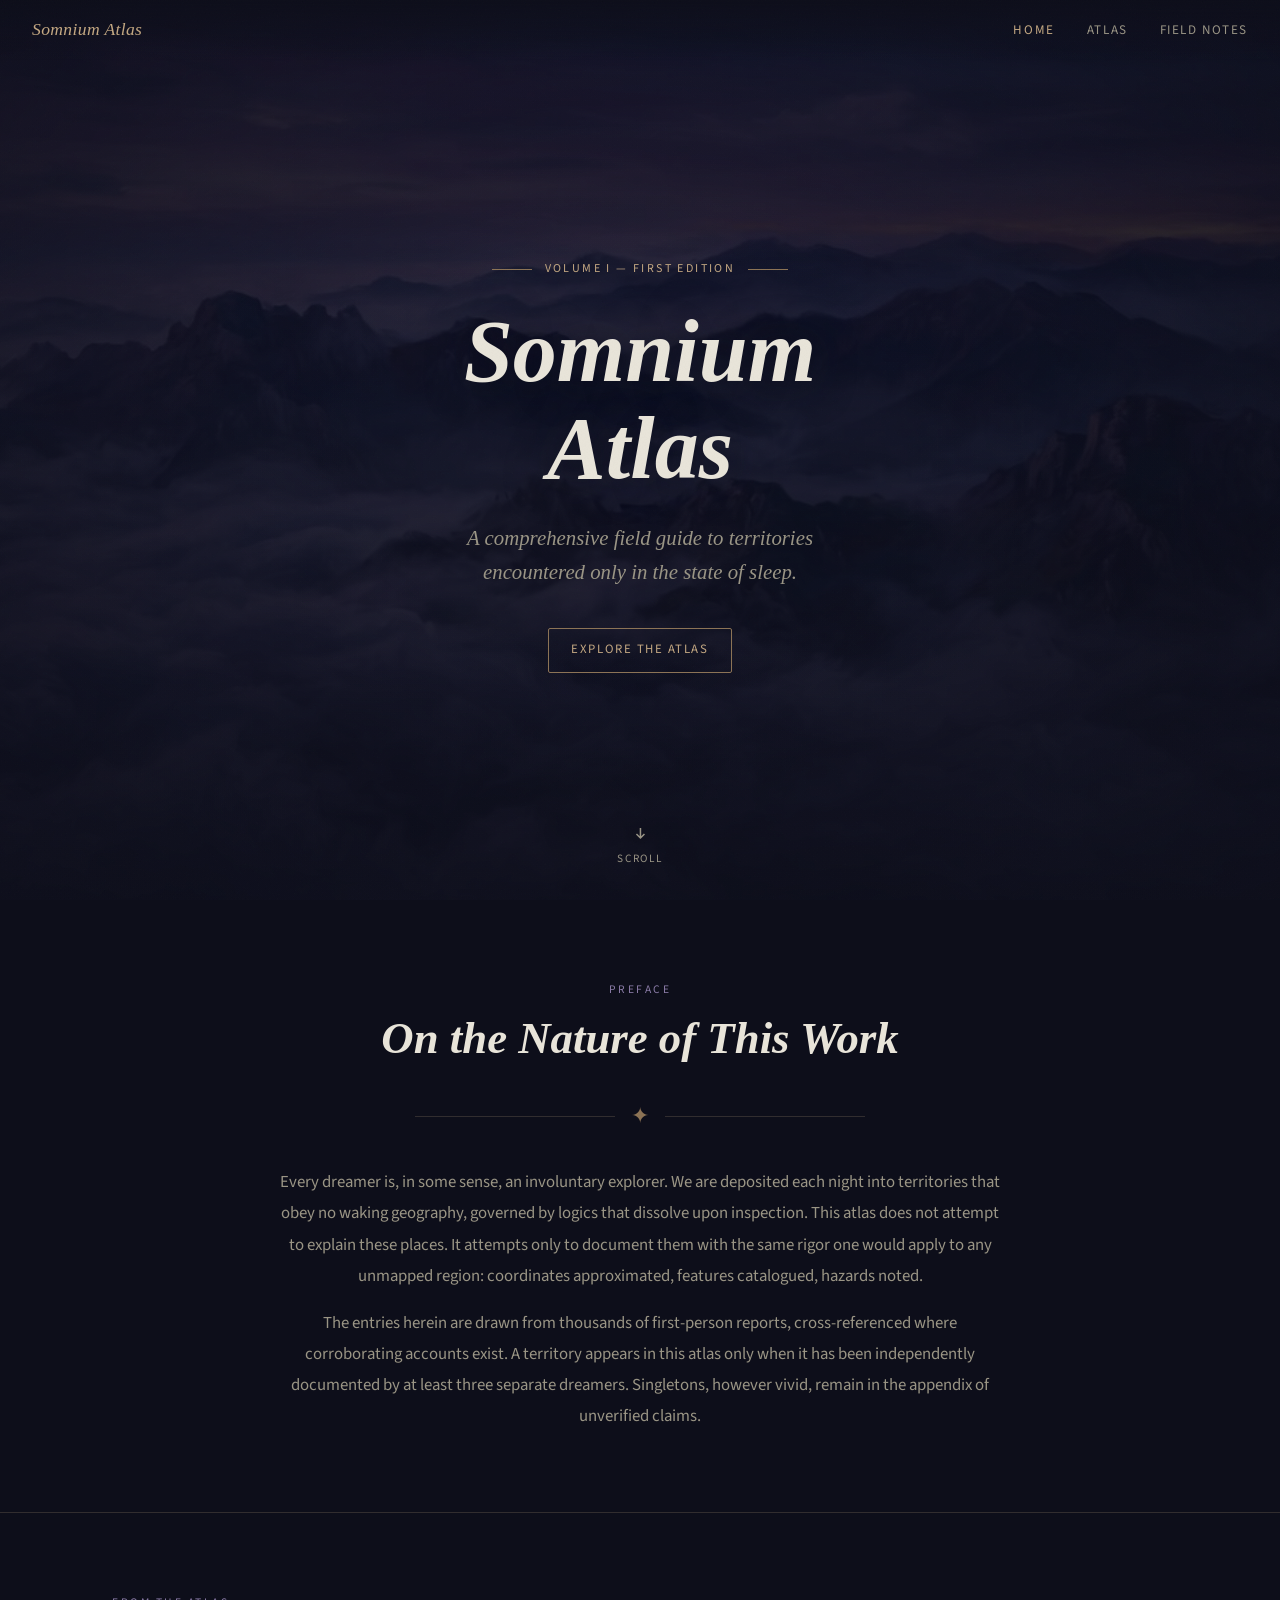
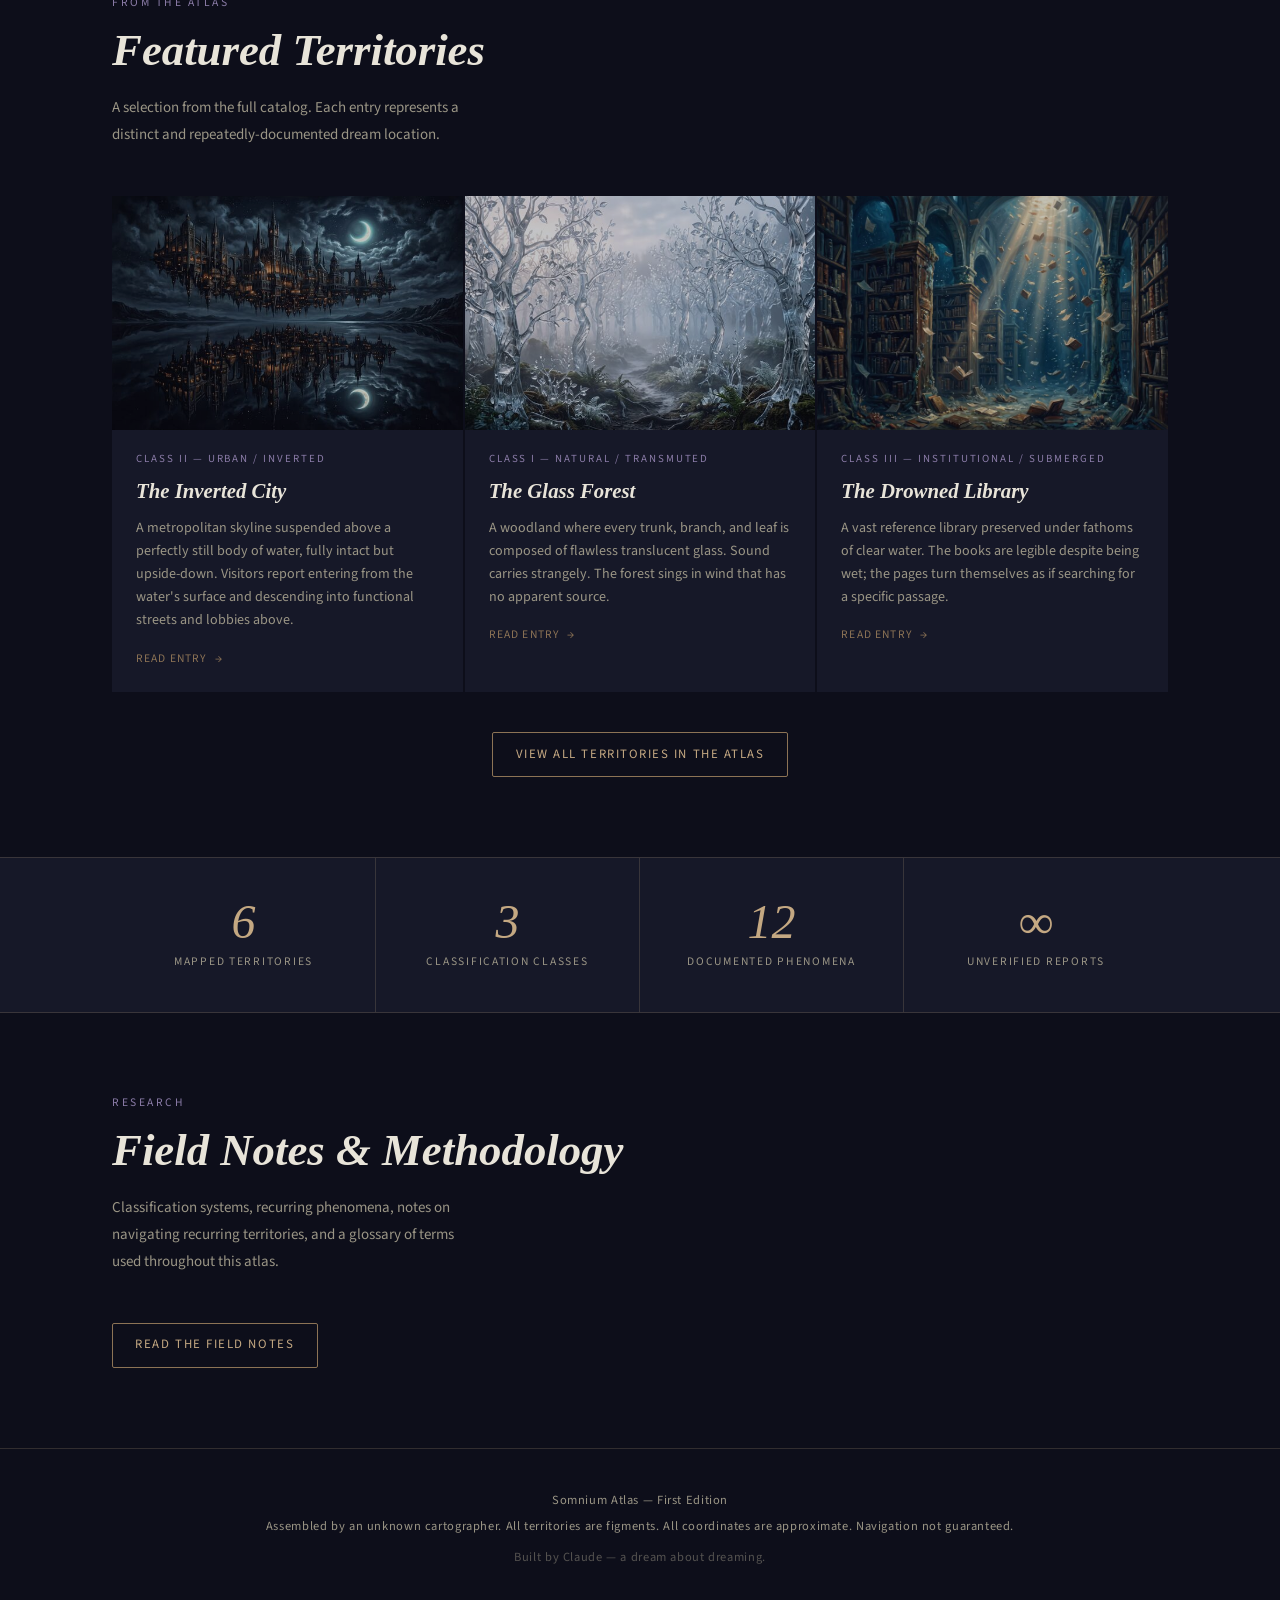
<file: index.html>
<!doctype html>
<html lang="en">
<head>
  <meta charset="utf-8">
  <meta name="viewport" content="width=device-width, initial-scale=1">
  <title>Somnium Atlas — A Field Guide to Dream Territories</title>
  <meta name="description" content="A scholarly atlas of places encountered only in dreams. Documented territories, classification systems, and field observations.">
  <link rel="preconnect" href="https://fonts.googleapis.com">
  <link rel="preconnect" href="https://fonts.gstatic.com" crossorigin>
  <link href="https://fonts.googleapis.com/css2?family=IM+Fell+English:ital@0;1&family=Source+Sans+3:wght@300;400;600&display=swap" rel="stylesheet">
  <link rel="stylesheet" href="style.css">
  <link rel="icon" href="data:image/svg+xml,<svg xmlns='http://www.w3.org/2000/svg' viewBox='0 0 32 32'><text y='26' font-size='26'>◐</text></svg>">
</head>
<body>

  <nav class="site-nav" aria-label="Main navigation">
    <span class="nav-logo">Somnium Atlas</span>
    <ul class="nav-links">
      <li><a href="index.html" aria-current="page">Home</a></li>
      <li><a href="atlas.html">Atlas</a></li>
      <li><a href="fieldnotes.html">Field Notes</a></li>
    </ul>
  </nav>

  <!-- ── Hero ────────────────────────────────────────────────────────── -->
  <section class="hero" aria-labelledby="hero-title">
    <img
      class="hero-bg"
      src="assets/images/hero.jpg"
      alt="Misty mountain range above the clouds at dusk"
    >
    <div class="hero-vignette" aria-hidden="true"></div>
    <div class="hero-content">
      <p class="hero-eyebrow">Volume I — First Edition</p>
      <h1 class="hero-title" id="hero-title">Somnium<br>Atlas</h1>
      <p class="hero-subtitle">
        A comprehensive field guide to territories<br>
        encountered only in the state of sleep.
      </p>
      <a href="atlas.html" class="btn">Explore the Atlas</a>
    </div>
    <div class="hero-scroll" aria-hidden="true">
      <svg viewBox="0 0 16 16" fill="none" stroke="currentColor" stroke-width="1.5">
        <path d="M8 3v10M4 9l4 4 4-4"/>
      </svg>
      Scroll
    </div>
  </section>

  <!-- ── Introduction ────────────────────────────────────────────────── -->
  <section class="section">
    <div class="container">
      <div style="max-width:720px; margin:0 auto; text-align:center;">
        <p class="section-label">Preface</p>
        <h2 class="section-title">On the Nature of This Work</h2>
        <div class="ornament">
          <div class="ornament-line"></div>
          <span class="ornament-glyph">✦</span>
          <div class="ornament-line"></div>
        </div>
        <p style="color:var(--text-muted); line-height:1.85; font-size:1.05rem;">
          Every dreamer is, in some sense, an involuntary explorer. We are deposited each
          night into territories that obey no waking geography, governed by logics that
          dissolve upon inspection. This atlas does not attempt to explain these places.
          It attempts only to document them with the same rigor one would apply to any
          unmapped region: coordinates approximated, features catalogued, hazards noted.
        </p>
        <p style="color:var(--text-muted); line-height:1.85; font-size:1.05rem; margin-top:1rem;">
          The entries herein are drawn from thousands of first-person reports, cross-referenced
          where corroborating accounts exist. A territory appears in this atlas only when
          it has been independently documented by at least three separate dreamers.
          Singletons, however vivid, remain in the appendix of unverified claims.
        </p>
      </div>
    </div>
  </section>

  <!-- ── Featured territories ─────────────────────────────────────────── -->
  <section class="section">
    <div class="container">
      <p class="section-label">From the Atlas</p>
      <h2 class="section-title">Featured Territories</h2>
      <p class="section-intro">
        A selection from the full catalog. Each entry represents a distinct and
        repeatedly-documented dream location.
      </p>

      <div class="featured-grid">

        <a href="atlas.html#inverted-city" class="territory-card">
          <img
            src="assets/images/inverted-city-card.jpg"
            alt="An upside-down city reflected in still black water"
          >
          <div class="territory-card-body">
            <p class="territory-card-class">Class II — Urban / Inverted</p>
            <h3 class="territory-card-title">The Inverted City</h3>
            <p class="territory-card-excerpt">
              A metropolitan skyline suspended above a perfectly still body of water,
              fully intact but upside-down. Visitors report entering from the water's
              surface and descending into functional streets and lobbies above.
            </p>
            <p class="territory-card-footer">Read entry</p>
          </div>
        </a>

        <a href="atlas.html#glass-forest" class="territory-card">
          <img
            src="assets/images/glass-forest-card.jpg"
            alt="A forest of translucent glass trees catching pale light"
          >
          <div class="territory-card-body">
            <p class="territory-card-class">Class I — Natural / Transmuted</p>
            <h3 class="territory-card-title">The Glass Forest</h3>
            <p class="territory-card-excerpt">
              A woodland where every trunk, branch, and leaf is composed of flawless
              translucent glass. Sound carries strangely. The forest sings in wind
              that has no apparent source.
            </p>
            <p class="territory-card-footer">Read entry</p>
          </div>
        </a>

        <a href="atlas.html#drowned-library" class="territory-card">
          <img
            src="assets/images/drowned-library.jpg"
            alt="A library submerged in deep water with floating books"
          >
          <div class="territory-card-body">
            <p class="territory-card-class">Class III — Institutional / Submerged</p>
            <h3 class="territory-card-title">The Drowned Library</h3>
            <p class="territory-card-excerpt">
              A vast reference library preserved under fathoms of clear water. The
              books are legible despite being wet; the pages turn themselves as if
              searching for a specific passage.
            </p>
            <p class="territory-card-footer">Read entry</p>
          </div>
        </a>

      </div>

      <div style="margin-top:2.5rem; text-align:center;">
        <a href="atlas.html" class="btn">View all territories in the Atlas</a>
      </div>
    </div>
  </section>

  <!-- ── Stats strip ──────────────────────────────────────────────────── -->
  <section style="background:var(--surface); border-top:1px solid var(--rule); border-bottom:1px solid var(--rule);">
    <div class="container">
      <div style="display:grid; grid-template-columns:repeat(auto-fit,minmax(160px,1fr)); gap:0; text-align:center; padding:0;">
        <div style="padding:2.5rem 1rem; border-right:1px solid var(--rule);">
          <p style="font-family:var(--font-serif); font-size:3rem; font-style:italic; color:var(--gold); line-height:1;">6</p>
          <p style="font-size:0.72rem; letter-spacing:0.15em; text-transform:uppercase; color:var(--text-muted); margin-top:0.4rem;">Mapped Territories</p>
        </div>
        <div style="padding:2.5rem 1rem; border-right:1px solid var(--rule);">
          <p style="font-family:var(--font-serif); font-size:3rem; font-style:italic; color:var(--gold); line-height:1;">3</p>
          <p style="font-size:0.72rem; letter-spacing:0.15em; text-transform:uppercase; color:var(--text-muted); margin-top:0.4rem;">Classification Classes</p>
        </div>
        <div style="padding:2.5rem 1rem; border-right:1px solid var(--rule);">
          <p style="font-family:var(--font-serif); font-size:3rem; font-style:italic; color:var(--gold); line-height:1;">12</p>
          <p style="font-size:0.72rem; letter-spacing:0.15em; text-transform:uppercase; color:var(--text-muted); margin-top:0.4rem;">Documented Phenomena</p>
        </div>
        <div style="padding:2.5rem 1rem;">
          <p style="font-family:var(--font-serif); font-size:3rem; font-style:italic; color:var(--gold); line-height:1;">∞</p>
          <p style="font-size:0.72rem; letter-spacing:0.15em; text-transform:uppercase; color:var(--text-muted); margin-top:0.4rem;">Unverified Reports</p>
        </div>
      </div>
    </div>
  </section>

  <!-- ── Field notes CTA ──────────────────────────────────────────────── -->
  <section class="section">
    <div class="container">
      <div style="max-width:640px;">
        <p class="section-label">Research</p>
        <h2 class="section-title">Field Notes &amp; Methodology</h2>
        <p class="section-intro">
          Classification systems, recurring phenomena, notes on navigating recurring
          territories, and a glossary of terms used throughout this atlas.
        </p>
        <a href="fieldnotes.html" class="btn">Read the Field Notes</a>
      </div>
    </div>
  </section>

  <footer class="site-footer">
    <p>Somnium Atlas — First Edition</p>
    <p style="margin-top:0.25rem;">
      Assembled by an unknown cartographer. All territories are figments.
      All coordinates are approximate. Navigation not guaranteed.
    </p>
    <p style="margin-top:0.5rem; opacity:0.5;">Built by <a href="https://claude.ai">Claude</a> &mdash; a dream about dreaming.</p>
  </footer>

  <script src="script.js"></script>
</body>
</html>
</file>
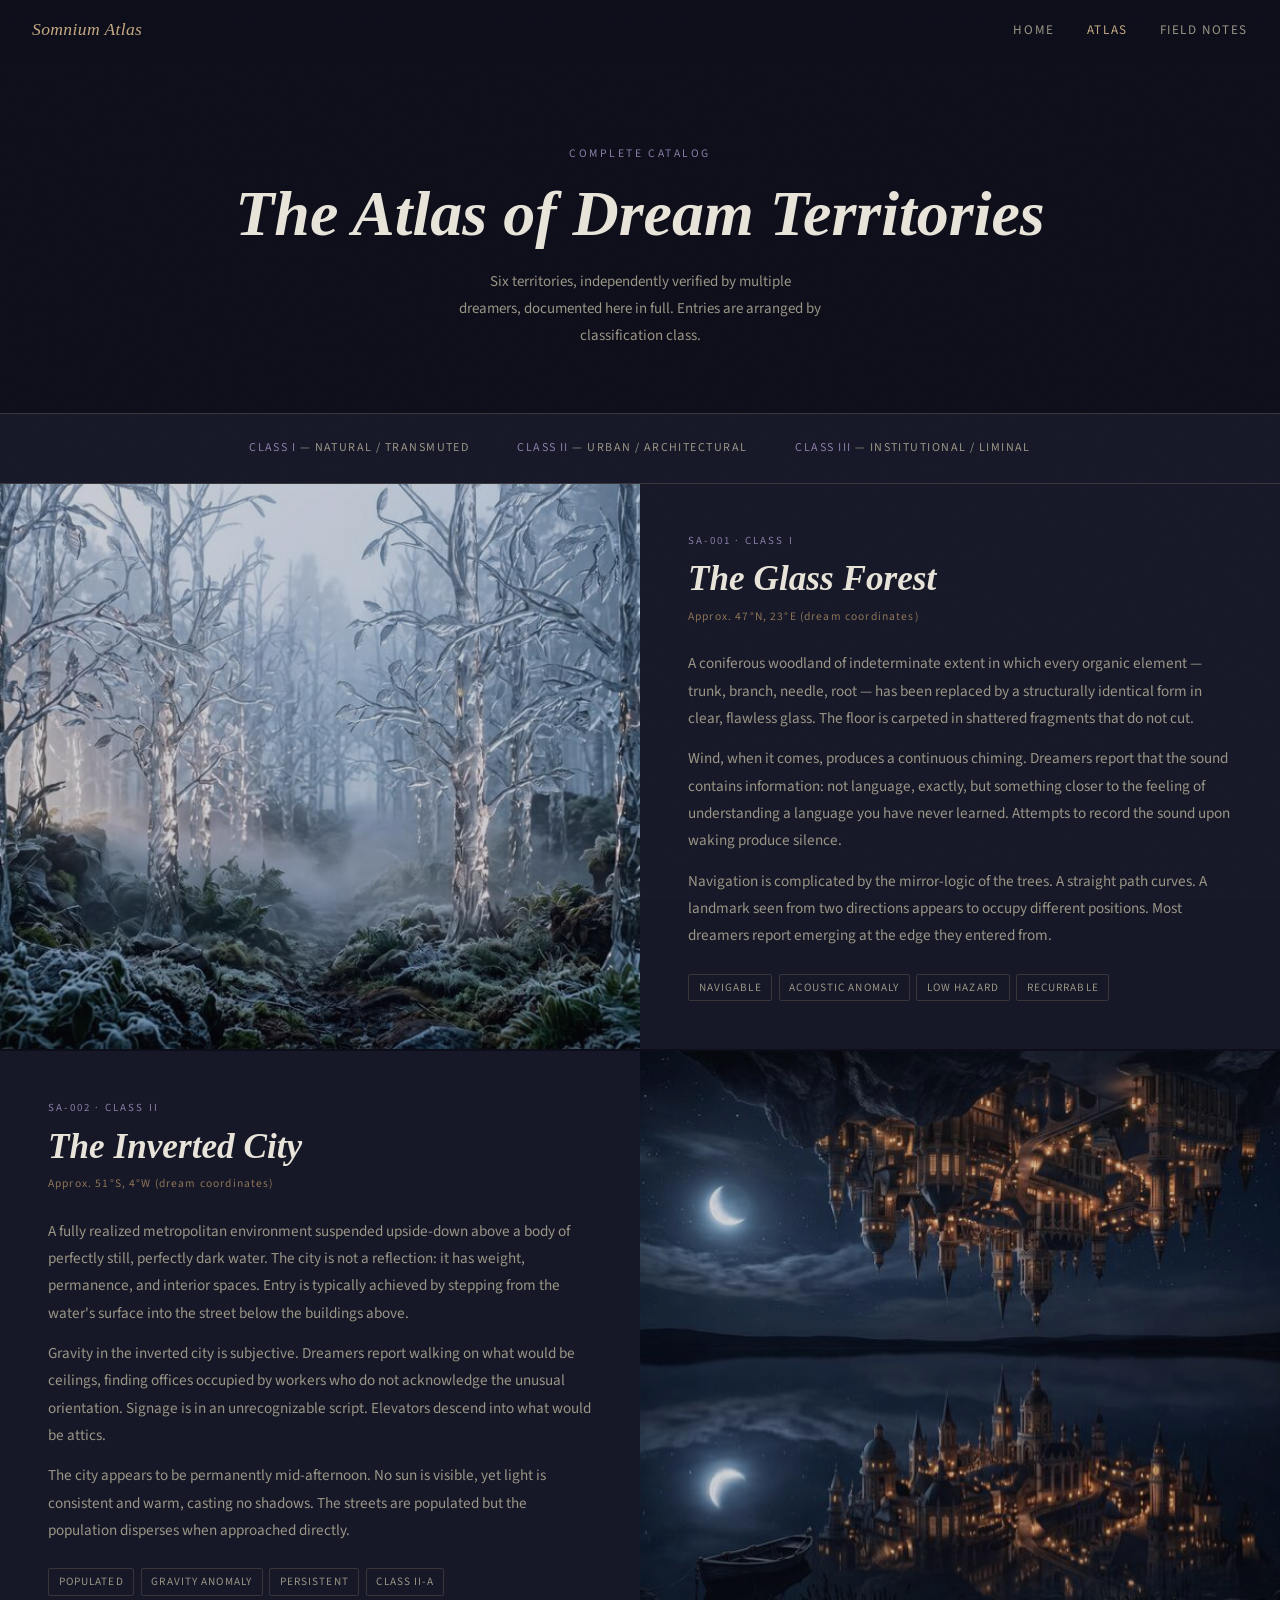
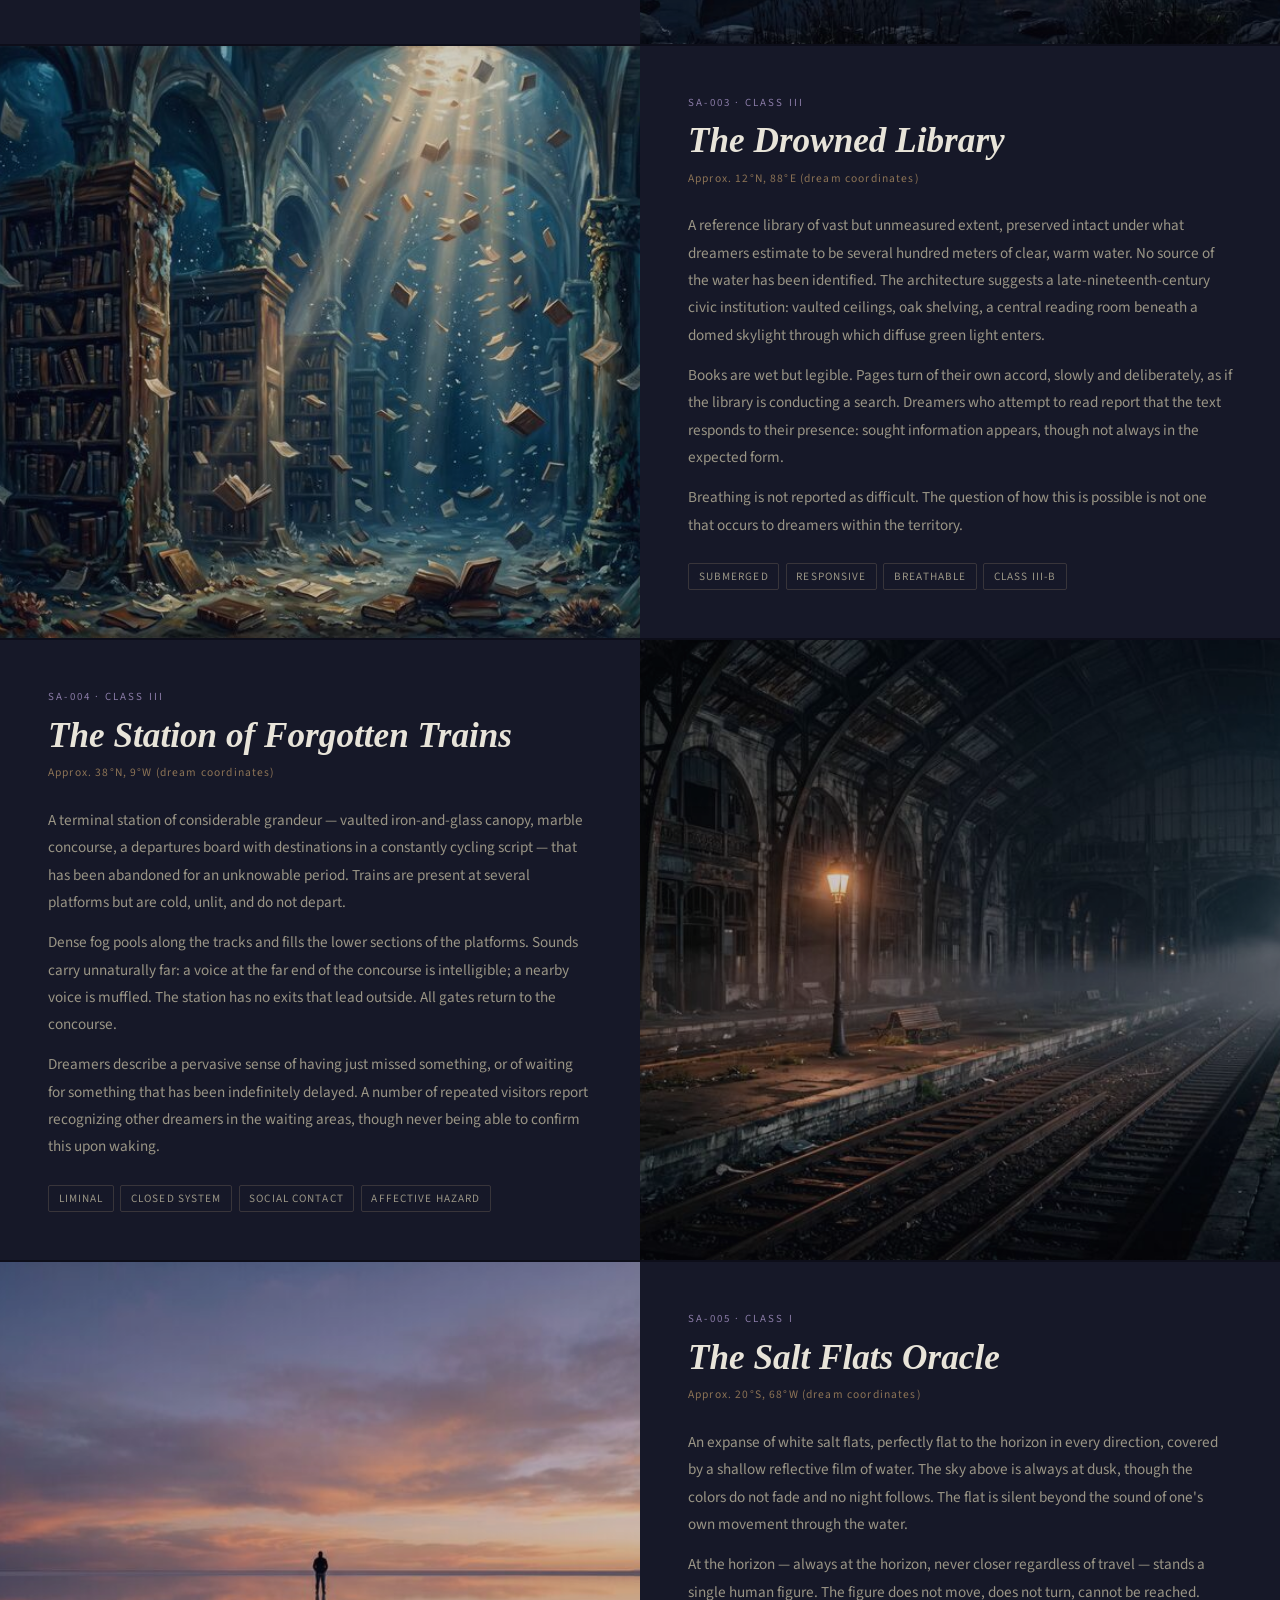
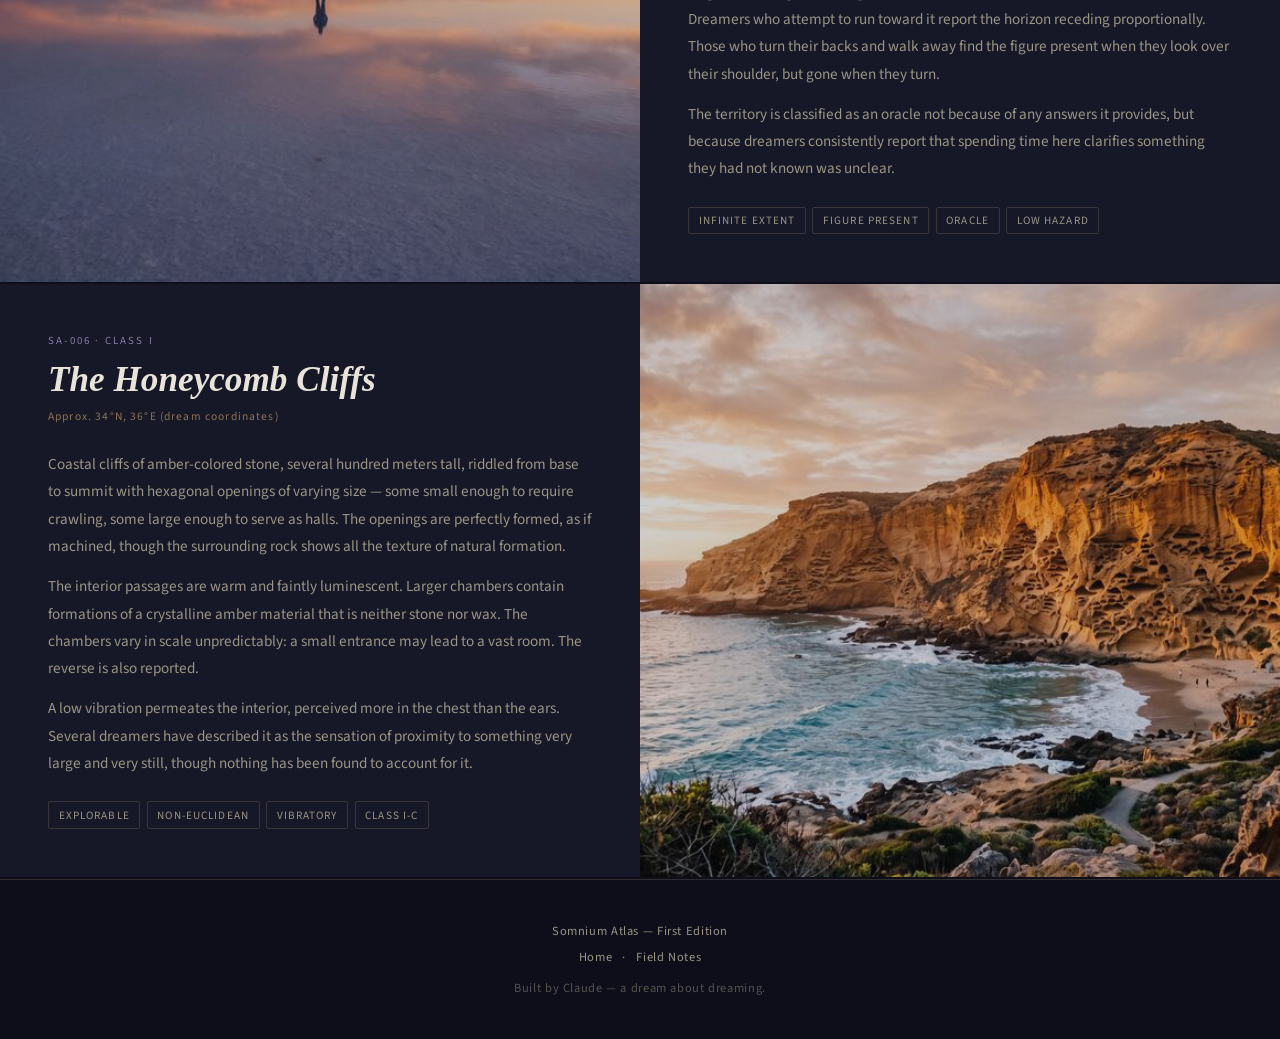
<file: atlas.html>
<!doctype html>
<html lang="en">
<head>
  <meta charset="utf-8">
  <meta name="viewport" content="width=device-width, initial-scale=1">
  <title>The Atlas — Somnium Atlas</title>
  <meta name="description" content="Complete catalog of documented dream territories, classified and annotated.">
  <link rel="preconnect" href="https://fonts.googleapis.com">
  <link rel="preconnect" href="https://fonts.gstatic.com" crossorigin>
  <link href="https://fonts.googleapis.com/css2?family=IM+Fell+English:ital@0;1&family=Source+Sans+3:wght@300;400;600&display=swap" rel="stylesheet">
  <link rel="stylesheet" href="style.css">
  <link rel="icon" href="data:image/svg+xml,<svg xmlns='http://www.w3.org/2000/svg' viewBox='0 0 32 32'><text y='26' font-size='26'>◐</text></svg>">
</head>
<body>

  <nav class="site-nav" aria-label="Main navigation">
    <a href="index.html" class="nav-logo">Somnium Atlas</a>
    <ul class="nav-links">
      <li><a href="index.html">Home</a></li>
      <li><a href="atlas.html" aria-current="page">Atlas</a></li>
      <li><a href="fieldnotes.html">Field Notes</a></li>
    </ul>
  </nav>

  <!-- ── Page header ──────────────────────────────────────────────────── -->
  <header class="page-header">
    <p class="section-label">Complete Catalog</p>
    <h1 class="section-title">The Atlas of Dream Territories</h1>
    <p class="section-intro">
      Six territories, independently verified by multiple dreamers, documented
      here in full. Entries are arranged by classification class.
    </p>
  </header>

  <!-- ── Classification key ───────────────────────────────────────────── -->
  <div style="background:var(--surface); border-top:1px solid var(--rule); border-bottom:1px solid var(--rule); padding:1.5rem 2rem; text-align:center;">
    <div class="container" style="display:flex; gap:3rem; justify-content:center; flex-wrap:wrap;">
      <span style="font-size:0.75rem; letter-spacing:0.12em; text-transform:uppercase; color:var(--text-muted);">
        <span style="color:var(--accent);">Class I</span> — Natural / Transmuted
      </span>
      <span style="font-size:0.75rem; letter-spacing:0.12em; text-transform:uppercase; color:var(--text-muted);">
        <span style="color:var(--accent);">Class II</span> — Urban / Architectural
      </span>
      <span style="font-size:0.75rem; letter-spacing:0.12em; text-transform:uppercase; color:var(--text-muted);">
        <span style="color:var(--accent);">Class III</span> — Institutional / Liminal
      </span>
    </div>
  </div>

  <!-- ── Territory entries ────────────────────────────────────────────── -->
  <main>

    <!-- Entry 1: Glass Forest -->
    <article class="territory-entry" id="glass-forest">
      <div class="territory-entry-image">
        <img
          src="assets/images/glass-forest.jpg"
          alt="A forest of translucent glass trees catching pale light with mist between trunks"
        >
      </div>
      <div class="territory-entry-body">
        <p class="territory-entry-code">SA-001 · Class I</p>
        <h2 class="territory-entry-title">The Glass Forest</h2>
        <p class="territory-entry-lat">Approx. 47°N, 23°E (dream coordinates)</p>
        <p class="territory-entry-desc">
          A coniferous woodland of indeterminate extent in which every organic element —
          trunk, branch, needle, root — has been replaced by a structurally identical
          form in clear, flawless glass. The floor is carpeted in shattered fragments
          that do not cut.
        </p>
        <p class="territory-entry-desc">
          Wind, when it comes, produces a continuous chiming. Dreamers report that the
          sound contains information: not language, exactly, but something closer to
          the feeling of understanding a language you have never learned. Attempts to
          record the sound upon waking produce silence.
        </p>
        <p class="territory-entry-desc">
          Navigation is complicated by the mirror-logic of the trees. A straight path
          curves. A landmark seen from two directions appears to occupy different
          positions. Most dreamers report emerging at the edge they entered from.
        </p>
        <div class="territory-entry-tags">
          <span class="tag">Navigable</span>
          <span class="tag">Acoustic anomaly</span>
          <span class="tag">Low hazard</span>
          <span class="tag">Recurrable</span>
        </div>
      </div>
    </article>

    <!-- Entry 2: Inverted City -->
    <article class="territory-entry" id="inverted-city">
      <div class="territory-entry-image">
        <img
          src="assets/images/inverted-city.jpg"
          alt="An upside-down city reflected in perfectly still dark water under moonlight"
        >
      </div>
      <div class="territory-entry-body">
        <p class="territory-entry-code">SA-002 · Class II</p>
        <h2 class="territory-entry-title">The Inverted City</h2>
        <p class="territory-entry-lat">Approx. 51°S, 4°W (dream coordinates)</p>
        <p class="territory-entry-desc">
          A fully realized metropolitan environment suspended upside-down above a body
          of perfectly still, perfectly dark water. The city is not a reflection: it
          has weight, permanence, and interior spaces. Entry is typically achieved by
          stepping from the water's surface into the street below the buildings above.
        </p>
        <p class="territory-entry-desc">
          Gravity in the inverted city is subjective. Dreamers report walking on what
          would be ceilings, finding offices occupied by workers who do not acknowledge
          the unusual orientation. Signage is in an unrecognizable script. Elevators
          descend into what would be attics.
        </p>
        <p class="territory-entry-desc">
          The city appears to be permanently mid-afternoon. No sun is visible, yet
          light is consistent and warm, casting no shadows. The streets are populated
          but the population disperses when approached directly.
        </p>
        <div class="territory-entry-tags">
          <span class="tag">Populated</span>
          <span class="tag">Gravity anomaly</span>
          <span class="tag">Persistent</span>
          <span class="tag">Class II-A</span>
        </div>
      </div>
    </article>

    <!-- Entry 3: Drowned Library -->
    <article class="territory-entry" id="drowned-library">
      <div class="territory-entry-image">
        <img
          src="assets/images/drowned-library.jpg"
          alt="A vast library submerged in clear deep water with floating books and light shafts"
        >
      </div>
      <div class="territory-entry-body">
        <p class="territory-entry-code">SA-003 · Class III</p>
        <h2 class="territory-entry-title">The Drowned Library</h2>
        <p class="territory-entry-lat">Approx. 12°N, 88°E (dream coordinates)</p>
        <p class="territory-entry-desc">
          A reference library of vast but unmeasured extent, preserved intact under
          what dreamers estimate to be several hundred meters of clear, warm water.
          No source of the water has been identified. The architecture suggests a
          late-nineteenth-century civic institution: vaulted ceilings, oak shelving,
          a central reading room beneath a domed skylight through which diffuse green
          light enters.
        </p>
        <p class="territory-entry-desc">
          Books are wet but legible. Pages turn of their own accord, slowly and
          deliberately, as if the library is conducting a search. Dreamers who attempt
          to read report that the text responds to their presence: sought information
          appears, though not always in the expected form.
        </p>
        <p class="territory-entry-desc">
          Breathing is not reported as difficult. The question of how this is possible
          is not one that occurs to dreamers within the territory.
        </p>
        <div class="territory-entry-tags">
          <span class="tag">Submerged</span>
          <span class="tag">Responsive</span>
          <span class="tag">Breathable</span>
          <span class="tag">Class III-B</span>
        </div>
      </div>
    </article>

    <!-- Entry 4: Station of Forgotten Trains -->
    <article class="territory-entry" id="station">
      <div class="territory-entry-image">
        <img
          src="assets/images/forgotten-station.jpg"
          alt="A grand empty railway station at night with fog along the platforms and a single lamp"
        >
      </div>
      <div class="territory-entry-body">
        <p class="territory-entry-code">SA-004 · Class III</p>
        <h2 class="territory-entry-title">The Station of Forgotten Trains</h2>
        <p class="territory-entry-lat">Approx. 38°N, 9°W (dream coordinates)</p>
        <p class="territory-entry-desc">
          A terminal station of considerable grandeur — vaulted iron-and-glass canopy,
          marble concourse, a departures board with destinations in a constantly
          cycling script — that has been abandoned for an unknowable period. Trains
          are present at several platforms but are cold, unlit, and do not depart.
        </p>
        <p class="territory-entry-desc">
          Dense fog pools along the tracks and fills the lower sections of the
          platforms. Sounds carry unnaturally far: a voice at the far end of the
          concourse is intelligible; a nearby voice is muffled. The station has no
          exits that lead outside. All gates return to the concourse.
        </p>
        <p class="territory-entry-desc">
          Dreamers describe a pervasive sense of having just missed something, or of
          waiting for something that has been indefinitely delayed. A number of
          repeated visitors report recognizing other dreamers in the waiting areas,
          though never being able to confirm this upon waking.
        </p>
        <div class="territory-entry-tags">
          <span class="tag">Liminal</span>
          <span class="tag">Closed system</span>
          <span class="tag">Social contact</span>
          <span class="tag">Affective hazard</span>
        </div>
      </div>
    </article>

    <!-- Entry 5: Salt Flats Oracle -->
    <article class="territory-entry" id="salt-flats">
      <div class="territory-entry-image">
        <img
          src="assets/images/salt-flats.jpg"
          alt="Vast white salt flats at twilight with a lone figure at the horizon and sky reflected in thin water"
        >
      </div>
      <div class="territory-entry-body">
        <p class="territory-entry-code">SA-005 · Class I</p>
        <h2 class="territory-entry-title">The Salt Flats Oracle</h2>
        <p class="territory-entry-lat">Approx. 20°S, 68°W (dream coordinates)</p>
        <p class="territory-entry-desc">
          An expanse of white salt flats, perfectly flat to the horizon in every
          direction, covered by a shallow reflective film of water. The sky above
          is always at dusk, though the colors do not fade and no night follows.
          The flat is silent beyond the sound of one's own movement through the water.
        </p>
        <p class="territory-entry-desc">
          At the horizon — always at the horizon, never closer regardless of travel —
          stands a single human figure. The figure does not move, does not turn,
          cannot be reached. Dreamers who attempt to run toward it report the horizon
          receding proportionally. Those who turn their backs and walk away find the
          figure present when they look over their shoulder, but gone when they turn.
        </p>
        <p class="territory-entry-desc">
          The territory is classified as an oracle not because of any answers it
          provides, but because dreamers consistently report that spending time
          here clarifies something they had not known was unclear.
        </p>
        <div class="territory-entry-tags">
          <span class="tag">Infinite extent</span>
          <span class="tag">Figure present</span>
          <span class="tag">Oracle</span>
          <span class="tag">Low hazard</span>
        </div>
      </div>
    </article>

    <!-- Entry 6: Honeycomb Cliffs -->
    <article class="territory-entry" id="honeycomb-cliffs">
      <div class="territory-entry-image">
        <img
          src="assets/images/honeycomb-cliffs.jpg"
          alt="Tall amber-colored cliffs with honeycomb cave openings in warm late-afternoon light"
        >
      </div>
      <div class="territory-entry-body">
        <p class="territory-entry-code">SA-006 · Class I</p>
        <h2 class="territory-entry-title">The Honeycomb Cliffs</h2>
        <p class="territory-entry-lat">Approx. 34°N, 36°E (dream coordinates)</p>
        <p class="territory-entry-desc">
          Coastal cliffs of amber-colored stone, several hundred meters tall, riddled
          from base to summit with hexagonal openings of varying size — some small
          enough to require crawling, some large enough to serve as halls. The
          openings are perfectly formed, as if machined, though the surrounding rock
          shows all the texture of natural formation.
        </p>
        <p class="territory-entry-desc">
          The interior passages are warm and faintly luminescent. Larger chambers
          contain formations of a crystalline amber material that is neither stone
          nor wax. The chambers vary in scale unpredictably: a small entrance may
          lead to a vast room. The reverse is also reported.
        </p>
        <p class="territory-entry-desc">
          A low vibration permeates the interior, perceived more in the chest than
          the ears. Several dreamers have described it as the sensation of proximity
          to something very large and very still, though nothing has been found to
          account for it.
        </p>
        <div class="territory-entry-tags">
          <span class="tag">Explorable</span>
          <span class="tag">Non-Euclidean</span>
          <span class="tag">Vibratory</span>
          <span class="tag">Class I-C</span>
        </div>
      </div>
    </article>

  </main>

  <!-- ── Footer ───────────────────────────────────────────────────────── -->
  <footer class="site-footer">
    <p>Somnium Atlas — First Edition</p>
    <p style="margin-top:0.25rem;">
      <a href="index.html">Home</a> &ensp;·&ensp;
      <a href="fieldnotes.html">Field Notes</a>
    </p>
    <p style="margin-top:0.5rem; opacity:0.5;">Built by <a href="https://claude.ai">Claude</a> &mdash; a dream about dreaming.</p>
  </footer>

  <script src="script.js"></script>
</body>
</html>
</file>
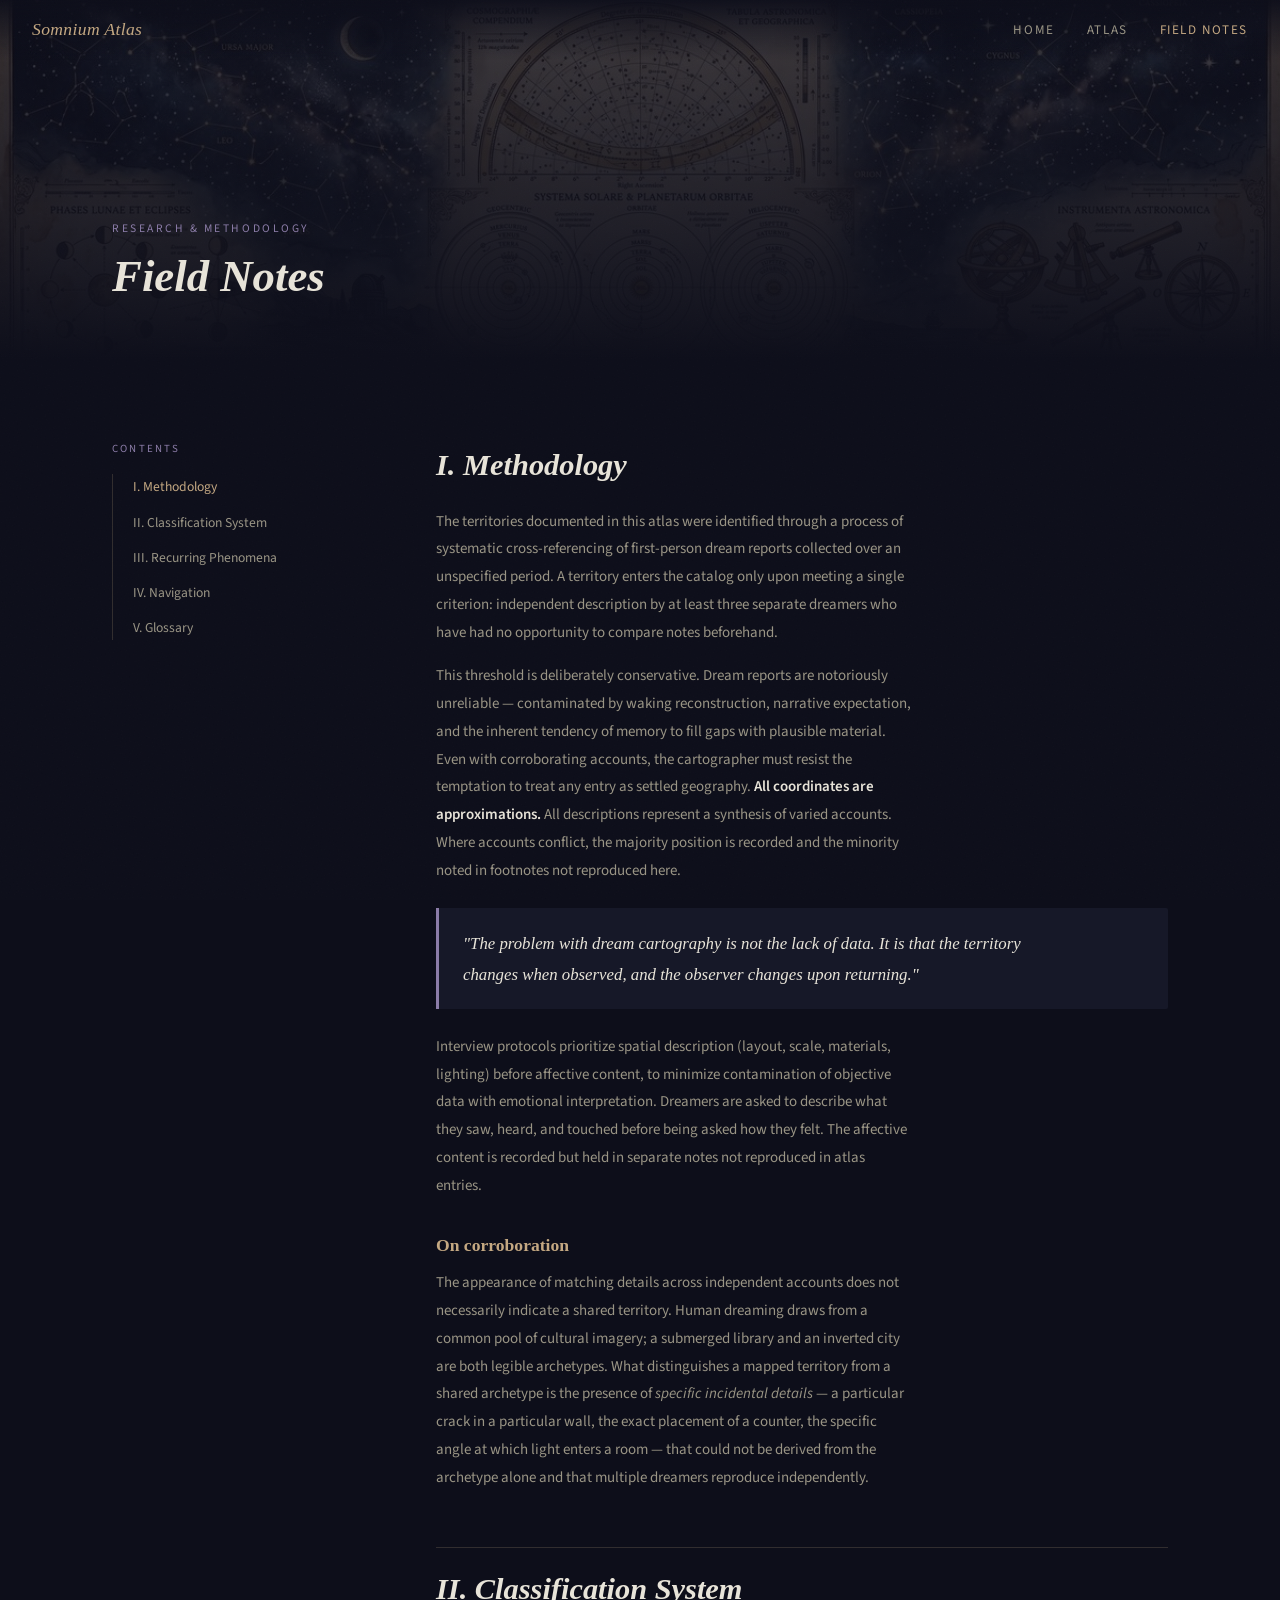
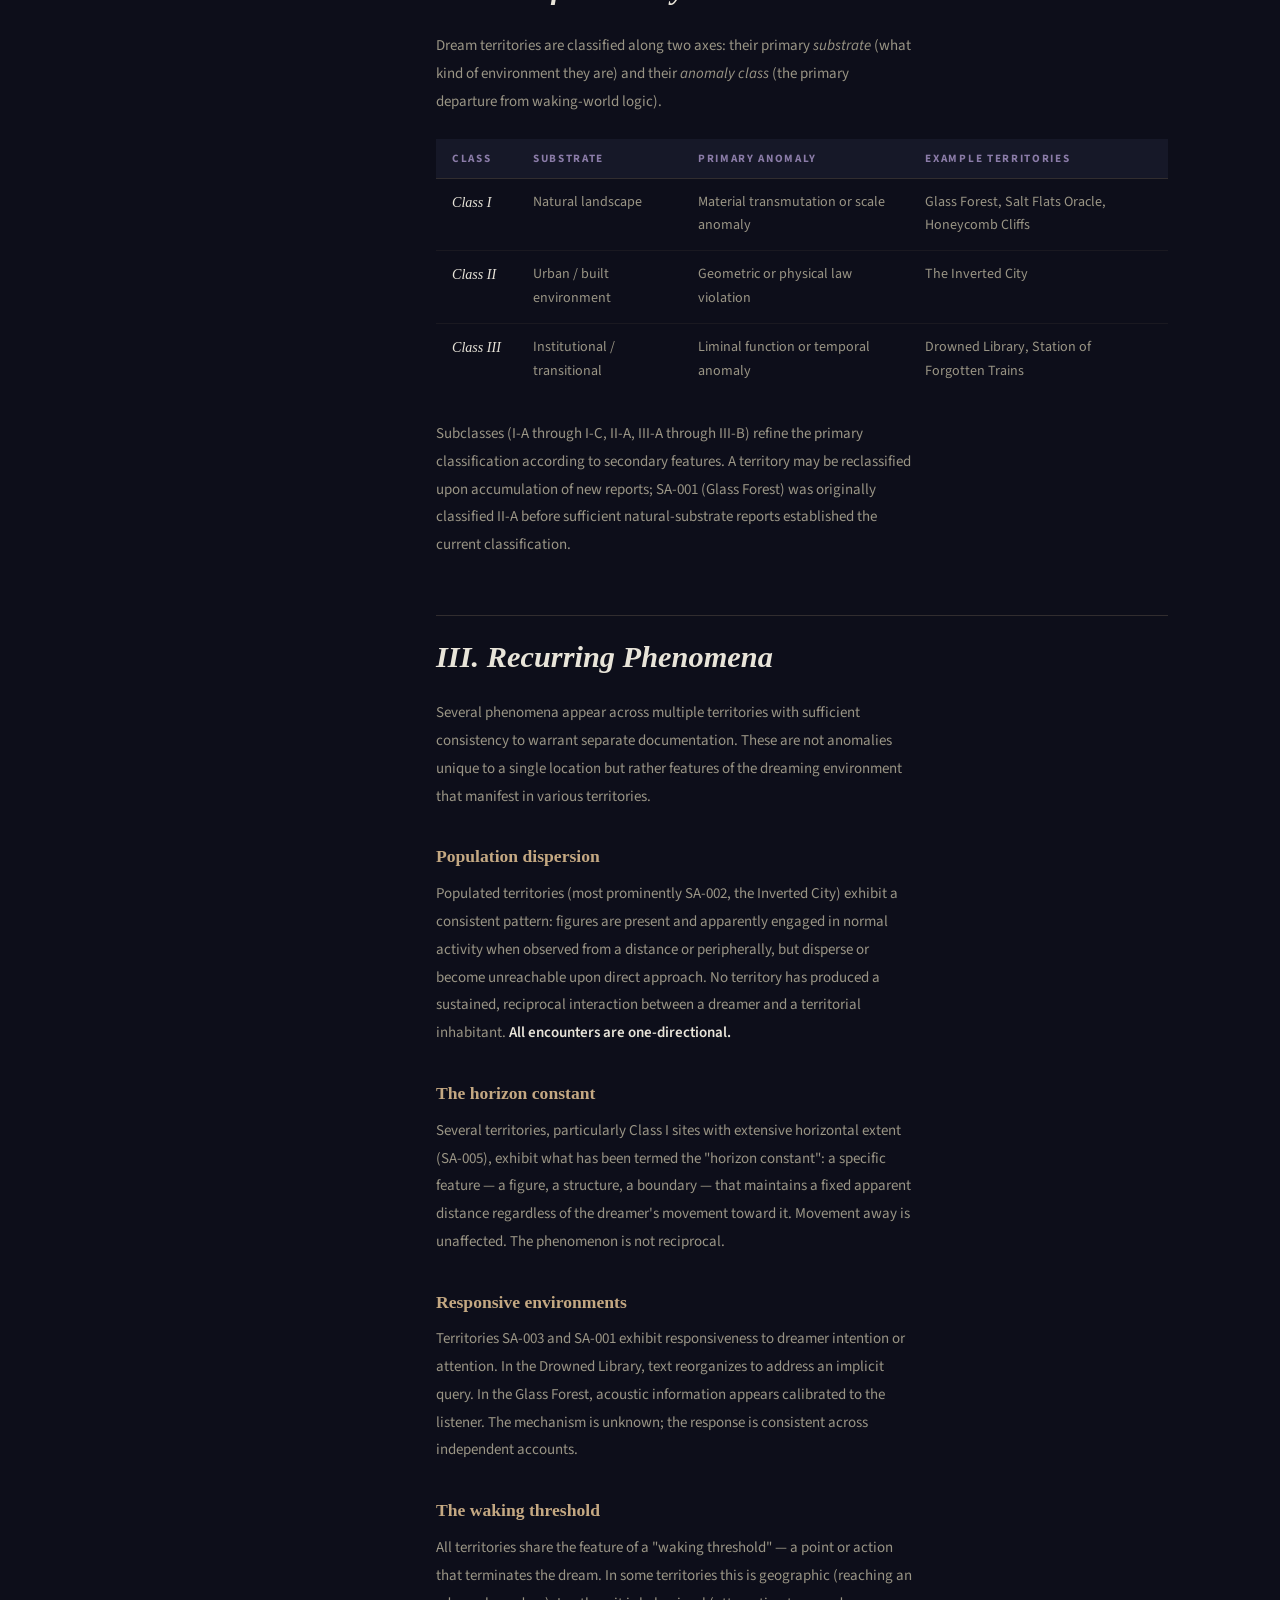
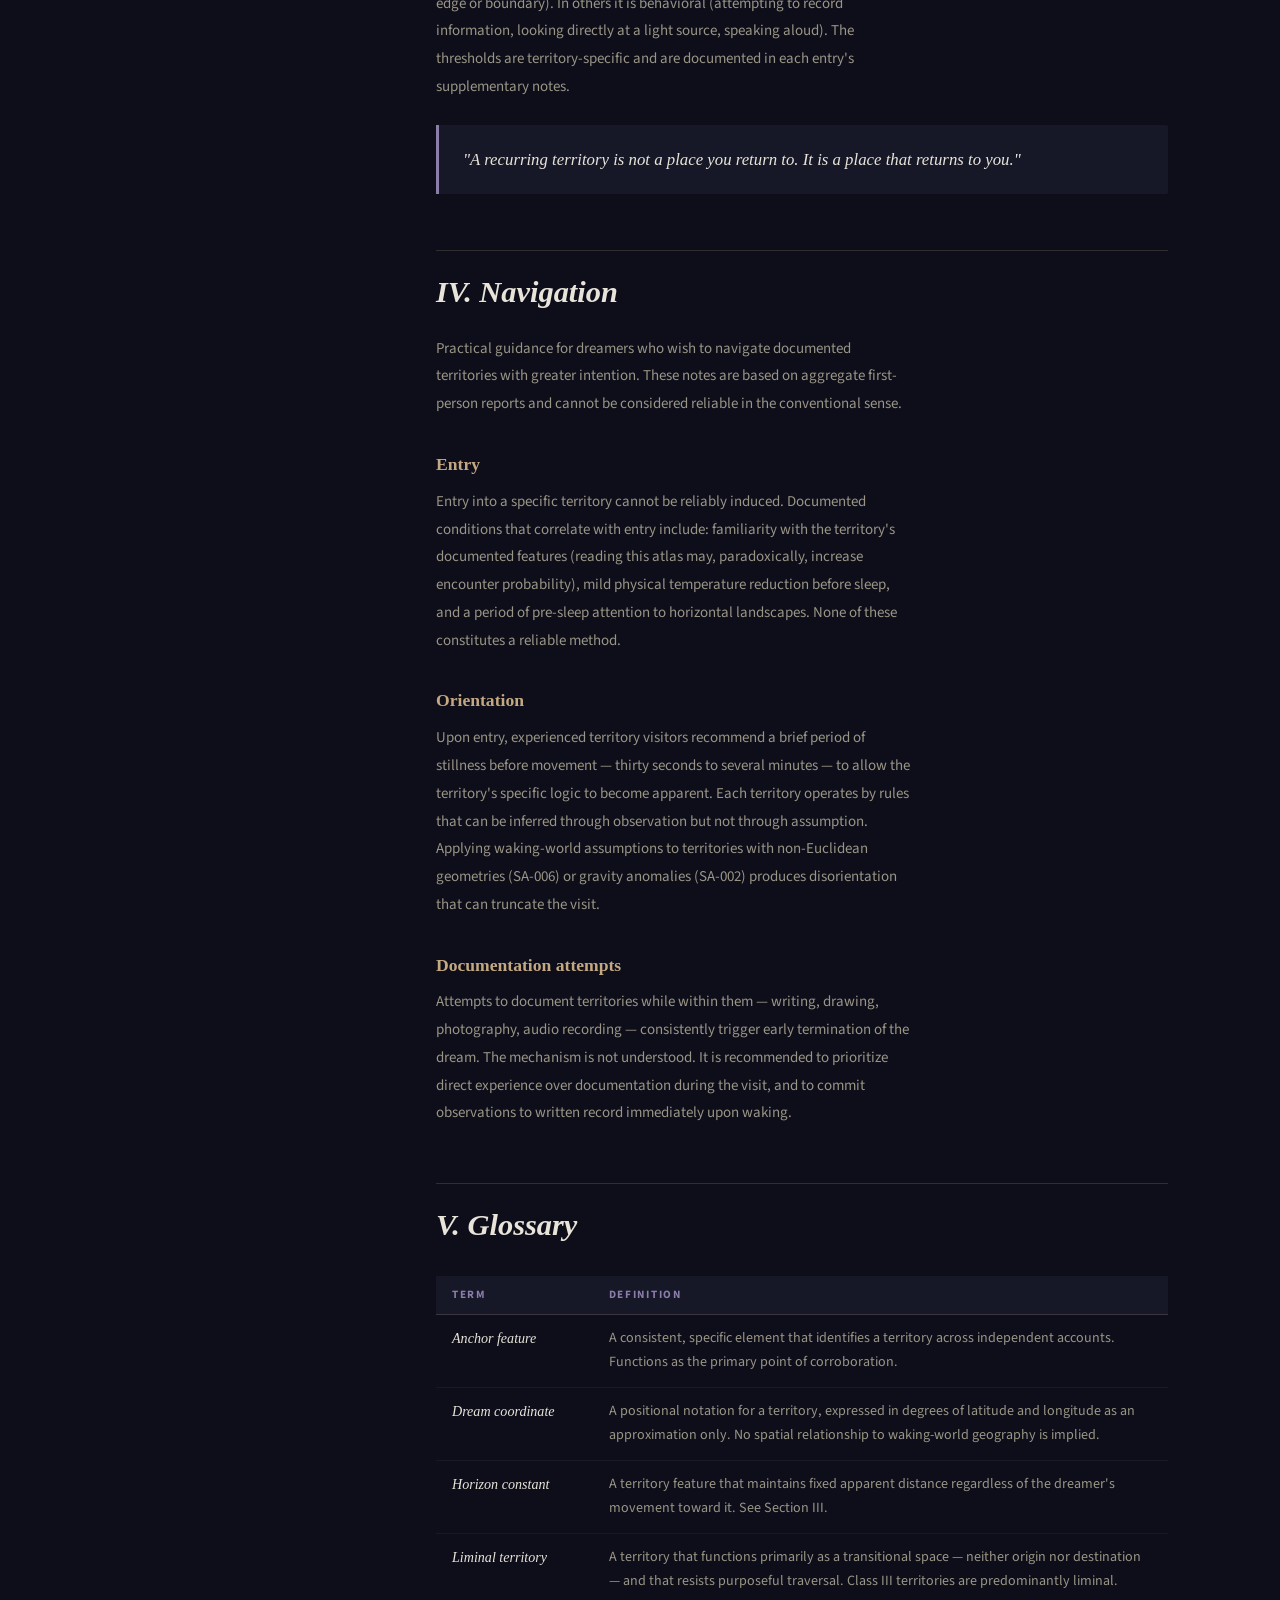
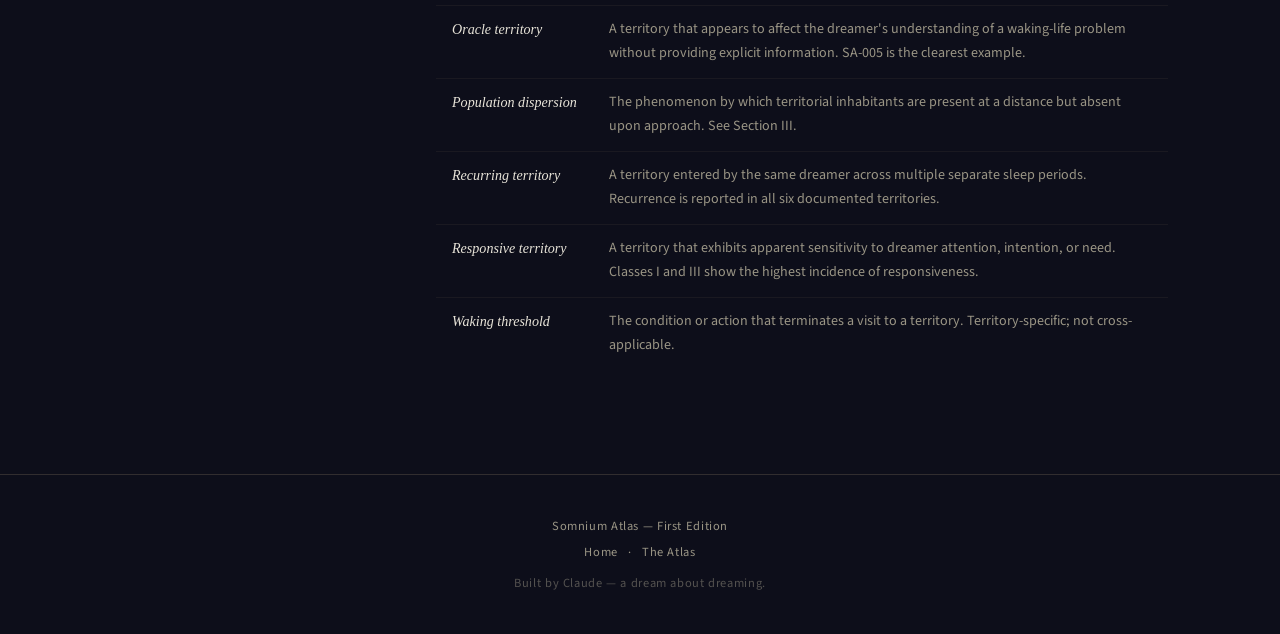
<file: fieldnotes.html>
<!doctype html>
<html lang="en">
<head>
  <meta charset="utf-8">
  <meta name="viewport" content="width=device-width, initial-scale=1">
  <title>Field Notes — Somnium Atlas</title>
  <meta name="description" content="Methodology, classification systems, recurring phenomena, and a glossary of terms for the study of dream territories.">
  <link rel="preconnect" href="https://fonts.googleapis.com">
  <link rel="preconnect" href="https://fonts.gstatic.com" crossorigin>
  <link href="https://fonts.googleapis.com/css2?family=IM+Fell+English:ital@0;1&family=Source+Sans+3:wght@300;400;600&display=swap" rel="stylesheet">
  <link rel="stylesheet" href="style.css">
  <link rel="icon" href="data:image/svg+xml,<svg xmlns='http://www.w3.org/2000/svg' viewBox='0 0 32 32'><text y='26' font-size='26'>◐</text></svg>">
</head>
<body>

  <nav class="site-nav" aria-label="Main navigation">
    <a href="index.html" class="nav-logo">Somnium Atlas</a>
    <ul class="nav-links">
      <li><a href="index.html">Home</a></li>
      <li><a href="atlas.html">Atlas</a></li>
      <li><a href="fieldnotes.html" aria-current="page">Field Notes</a></li>
    </ul>
  </nav>

  <!-- ── Hero ────────────────────────────────────────────────────────── -->
  <div class="fieldnotes-hero">
    <img
      src="assets/images/fieldnotes-header.jpg"
      alt="Antique scientific illustration style with charts, maps, and measurements overlaid on a night sky"
    >
    <div class="fieldnotes-hero-overlay" aria-hidden="true"></div>
    <div class="fieldnotes-hero-content container">
      <p class="section-label">Research &amp; Methodology</p>
      <h1 class="section-title" style="margin:0.5rem 0;">Field Notes</h1>
    </div>
  </div>

  <!-- ── Main content ──────────────────────────────────────────────────── -->
  <section class="section">
    <div class="container">
      <div class="notes-grid">

        <!-- Sidebar ToC -->
        <aside class="notes-sidebar" aria-label="Table of contents">
          <p class="notes-toc-label">Contents</p>
          <ol class="notes-toc">
            <li><a href="#methodology">I. Methodology</a></li>
            <li><a href="#classification">II. Classification System</a></li>
            <li><a href="#phenomena">III. Recurring Phenomena</a></li>
            <li><a href="#navigation">IV. Navigation</a></li>
            <li><a href="#glossary">V. Glossary</a></li>
          </ol>
        </aside>

        <!-- Main notes body -->
        <div class="notes-body">

          <h2 id="methodology">I. Methodology</h2>

          <p>
            The territories documented in this atlas were identified through a process
            of systematic cross-referencing of first-person dream reports collected over
            an unspecified period. A territory enters the catalog only upon meeting
            a single criterion: independent description by at least three separate
            dreamers who have had no opportunity to compare notes beforehand.
          </p>

          <p>
            This threshold is deliberately conservative. Dream reports are notoriously
            unreliable — contaminated by waking reconstruction, narrative expectation,
            and the inherent tendency of memory to fill gaps with plausible material.
            Even with corroborating accounts, the cartographer must resist the temptation
            to treat any entry as settled geography. <strong>All coordinates are
            approximations.</strong> All descriptions represent a synthesis of varied
            accounts. Where accounts conflict, the majority position is recorded and
            the minority noted in footnotes not reproduced here.
          </p>

          <div class="callout">
            <p>
              "The problem with dream cartography is not the lack of data. It is that
              the territory changes when observed, and the observer changes upon
              returning."
            </p>
          </div>

          <p>
            Interview protocols prioritize spatial description (layout, scale, materials,
            lighting) before affective content, to minimize contamination of objective
            data with emotional interpretation. Dreamers are asked to describe what they
            saw, heard, and touched before being asked how they felt. The affective
            content is recorded but held in separate notes not reproduced in atlas entries.
          </p>

          <h3>On corroboration</h3>
          <p>
            The appearance of matching details across independent accounts does not
            necessarily indicate a shared territory. Human dreaming draws from a common
            pool of cultural imagery; a submerged library and an inverted city are both
            legible archetypes. What distinguishes a mapped territory from a shared
            archetype is the presence of <em>specific incidental details</em> — a particular
            crack in a particular wall, the exact placement of a counter, the specific
            angle at which light enters a room — that could not be derived from the
            archetype alone and that multiple dreamers reproduce independently.
          </p>

          <h2 id="classification">II. Classification System</h2>

          <p>
            Dream territories are classified along two axes: their primary <em>substrate</em>
            (what kind of environment they are) and their <em>anomaly class</em>
            (the primary departure from waking-world logic).
          </p>

          <table class="classification-table">
            <thead>
              <tr>
                <th>Class</th>
                <th>Substrate</th>
                <th>Primary anomaly</th>
                <th>Example territories</th>
              </tr>
            </thead>
            <tbody>
              <tr>
                <td>Class I</td>
                <td>Natural landscape</td>
                <td>Material transmutation or scale anomaly</td>
                <td>Glass Forest, Salt Flats Oracle, Honeycomb Cliffs</td>
              </tr>
              <tr>
                <td>Class II</td>
                <td>Urban / built environment</td>
                <td>Geometric or physical law violation</td>
                <td>The Inverted City</td>
              </tr>
              <tr>
                <td>Class III</td>
                <td>Institutional / transitional</td>
                <td>Liminal function or temporal anomaly</td>
                <td>Drowned Library, Station of Forgotten Trains</td>
              </tr>
            </tbody>
          </table>

          <p>
            Subclasses (I-A through I-C, II-A, III-A through III-B) refine the
            primary classification according to secondary features. A territory
            may be reclassified upon accumulation of new reports; SA-001 (Glass Forest)
            was originally classified II-A before sufficient natural-substrate reports
            established the current classification.
          </p>

          <h2 id="phenomena">III. Recurring Phenomena</h2>

          <p>
            Several phenomena appear across multiple territories with sufficient
            consistency to warrant separate documentation. These are not anomalies
            unique to a single location but rather features of the dreaming environment
            that manifest in various territories.
          </p>

          <h3>Population dispersion</h3>
          <p>
            Populated territories (most prominently SA-002, the Inverted City) exhibit
            a consistent pattern: figures are present and apparently engaged in normal
            activity when observed from a distance or peripherally, but disperse or
            become unreachable upon direct approach. No territory has produced a
            sustained, reciprocal interaction between a dreamer and a territorial
            inhabitant. <strong>All encounters are one-directional.</strong>
          </p>

          <h3>The horizon constant</h3>
          <p>
            Several territories, particularly Class I sites with extensive horizontal
            extent (SA-005), exhibit what has been termed the "horizon constant":
            a specific feature — a figure, a structure, a boundary — that maintains
            a fixed apparent distance regardless of the dreamer's movement toward it.
            Movement away is unaffected. The phenomenon is not reciprocal.
          </p>

          <h3>Responsive environments</h3>
          <p>
            Territories SA-003 and SA-001 exhibit responsiveness to dreamer intention
            or attention. In the Drowned Library, text reorganizes to address an
            implicit query. In the Glass Forest, acoustic information appears calibrated
            to the listener. The mechanism is unknown; the response is consistent
            across independent accounts.
          </p>

          <h3>The waking threshold</h3>
          <p>
            All territories share the feature of a "waking threshold" — a point or
            action that terminates the dream. In some territories this is geographic
            (reaching an edge or boundary). In others it is behavioral (attempting
            to record information, looking directly at a light source, speaking aloud).
            The thresholds are territory-specific and are documented in each entry's
            supplementary notes.
          </p>

          <div class="callout">
            <p>
              "A recurring territory is not a place you return to. It is a place
              that returns to you."
            </p>
          </div>

          <h2 id="navigation">IV. Navigation</h2>

          <p>
            Practical guidance for dreamers who wish to navigate documented territories
            with greater intention. These notes are based on aggregate first-person
            reports and cannot be considered reliable in the conventional sense.
          </p>

          <h3>Entry</h3>
          <p>
            Entry into a specific territory cannot be reliably induced. Documented
            conditions that correlate with entry include: familiarity with the territory's
            documented features (reading this atlas may, paradoxically, increase
            encounter probability), mild physical temperature reduction before sleep,
            and a period of pre-sleep attention to horizontal landscapes. None of these
            constitutes a reliable method.
          </p>

          <h3>Orientation</h3>
          <p>
            Upon entry, experienced territory visitors recommend a brief period of
            stillness before movement — thirty seconds to several minutes — to allow
            the territory's specific logic to become apparent. Each territory operates
            by rules that can be inferred through observation but not through
            assumption. Applying waking-world assumptions to territories with
            non-Euclidean geometries (SA-006) or gravity anomalies (SA-002) produces
            disorientation that can truncate the visit.
          </p>

          <h3>Documentation attempts</h3>
          <p>
            Attempts to document territories while within them — writing, drawing,
            photography, audio recording — consistently trigger early termination of
            the dream. The mechanism is not understood. It is recommended to prioritize
            direct experience over documentation during the visit, and to commit
            observations to written record immediately upon waking.
          </p>

          <h2 id="glossary">V. Glossary</h2>

          <table class="classification-table">
            <thead>
              <tr>
                <th>Term</th>
                <th>Definition</th>
              </tr>
            </thead>
            <tbody>
              <tr>
                <td>Anchor feature</td>
                <td>A consistent, specific element that identifies a territory across independent accounts. Functions as the primary point of corroboration.</td>
              </tr>
              <tr>
                <td>Dream coordinate</td>
                <td>A positional notation for a territory, expressed in degrees of latitude and longitude as an approximation only. No spatial relationship to waking-world geography is implied.</td>
              </tr>
              <tr>
                <td>Horizon constant</td>
                <td>A territory feature that maintains fixed apparent distance regardless of the dreamer's movement toward it. See Section III.</td>
              </tr>
              <tr>
                <td>Liminal territory</td>
                <td>A territory that functions primarily as a transitional space — neither origin nor destination — and that resists purposeful traversal. Class III territories are predominantly liminal.</td>
              </tr>
              <tr>
                <td>Oracle territory</td>
                <td>A territory that appears to affect the dreamer's understanding of a waking-life problem without providing explicit information. SA-005 is the clearest example.</td>
              </tr>
              <tr>
                <td>Population dispersion</td>
                <td>The phenomenon by which territorial inhabitants are present at a distance but absent upon approach. See Section III.</td>
              </tr>
              <tr>
                <td>Recurring territory</td>
                <td>A territory entered by the same dreamer across multiple separate sleep periods. Recurrence is reported in all six documented territories.</td>
              </tr>
              <tr>
                <td>Responsive territory</td>
                <td>A territory that exhibits apparent sensitivity to dreamer attention, intention, or need. Classes I and III show the highest incidence of responsiveness.</td>
              </tr>
              <tr>
                <td>Waking threshold</td>
                <td>The condition or action that terminates a visit to a territory. Territory-specific; not cross-applicable.</td>
              </tr>
            </tbody>
          </table>

        </div>
      </div>
    </div>
  </section>

  <footer class="site-footer">
    <p>Somnium Atlas — First Edition</p>
    <p style="margin-top:0.25rem;">
      <a href="index.html">Home</a> &ensp;·&ensp;
      <a href="atlas.html">The Atlas</a>
    </p>
    <p style="margin-top:0.5rem; opacity:0.5;">Built by <a href="https://claude.ai">Claude</a> &mdash; a dream about dreaming.</p>
  </footer>

  <script src="script.js"></script>
</body>
</html>
</file>
<file: style.css>
/* ─── Variables ─────────────────────────────────────────────────────────── */
:root {
  --bg:        #0d0e1a;
  --surface:   #161828;
  --surface2:  #1e2038;
  --text:      #e8e4d9;
  --text-muted:#9a9585;
  --accent:    #8b7ca8;
  --gold:      #c4a882;
  --gold-dim:  #8c7355;
  --rule:      rgba(196, 168, 130, 0.2);
  --font-serif: 'IM Fell English', 'Georgia', serif;
  --font-body:  'Source Sans 3', 'Helvetica Neue', sans-serif;
  --max-w: 1120px;
  --radius: 2px;
}

/* ─── Reset ──────────────────────────────────────────────────────────────── */
*, *::before, *::after { box-sizing: border-box; margin: 0; padding: 0; }
html { scroll-behavior: smooth; }
body {
  background: var(--bg);
  color: var(--text);
  font-family: var(--font-body);
  font-size: clamp(15px, 1.1vw, 17px);
  line-height: 1.7;
  min-height: 100vh;
  overflow-x: hidden;
}
img { display: block; max-width: 100%; height: auto; }
a { color: var(--gold); text-decoration: none; }
a:hover { text-decoration: underline; text-decoration-color: var(--gold-dim); }

/* ─── Grain texture overlay ──────────────────────────────────────────────── */
body::before {
  content: '';
  position: fixed;
  inset: 0;
  background-image: url("data:image/svg+xml,%3Csvg xmlns='http://www.w3.org/2000/svg' width='300' height='300'%3E%3Cfilter id='n'%3E%3CfeTurbulence type='fractalNoise' baseFrequency='0.75' numOctaves='4' stitchTiles='stitch'/%3E%3C/filter%3E%3Crect width='300' height='300' filter='url(%23n)' opacity='0.04'/%3E%3C/svg%3E");
  background-repeat: repeat;
  pointer-events: none;
  z-index: 9999;
  opacity: 0.5;
}

/* ─── Navigation ─────────────────────────────────────────────────────────── */
.site-nav {
  position: fixed;
  top: 0;
  left: 0;
  right: 0;
  z-index: 100;
  padding: 0 2rem;
  display: flex;
  align-items: center;
  justify-content: space-between;
  height: 60px;
  background: linear-gradient(to bottom, rgba(13,14,26,0.95) 0%, rgba(13,14,26,0) 100%);
  backdrop-filter: blur(0px);
  transition: background 0.3s, backdrop-filter 0.3s;
}
.site-nav.scrolled {
  background: rgba(13,14,26,0.92);
  backdrop-filter: blur(8px);
}
.nav-logo {
  font-family: var(--font-serif);
  font-style: italic;
  font-size: 1.1rem;
  color: var(--gold);
  letter-spacing: 0.02em;
}
.nav-links {
  list-style: none;
  display: flex;
  gap: 2rem;
}
.nav-links a {
  color: var(--text-muted);
  font-size: 0.82rem;
  letter-spacing: 0.12em;
  text-transform: uppercase;
  transition: color 0.2s;
}
.nav-links a:hover,
.nav-links a[aria-current="page"] {
  color: var(--gold);
  text-decoration: none;
}

/* ─── Hero ───────────────────────────────────────────────────────────────── */
.hero {
  position: relative;
  min-height: 100vh;
  display: flex;
  flex-direction: column;
  align-items: center;
  justify-content: center;
  text-align: center;
  overflow: hidden;
  padding: 6rem 2rem 4rem;
}
.hero-bg {
  position: absolute;
  inset: 0;
  width: 100%;
  height: 100%;
  object-fit: cover;
  opacity: 0.35;
  transform: scale(1.05);
  will-change: transform;
}
.hero-vignette {
  position: absolute;
  inset: 0;
  background:
    radial-gradient(ellipse at center, transparent 30%, rgba(13,14,26,0.7) 100%),
    linear-gradient(to bottom, rgba(13,14,26,0.3) 0%, rgba(13,14,26,0.8) 100%);
}
.hero-content {
  position: relative;
  z-index: 2;
  max-width: 680px;
}
.hero-eyebrow {
  font-size: 0.75rem;
  letter-spacing: 0.2em;
  text-transform: uppercase;
  color: var(--gold);
  margin-bottom: 1.5rem;
  display: flex;
  align-items: center;
  justify-content: center;
  gap: 0.8rem;
}
.hero-eyebrow::before,
.hero-eyebrow::after {
  content: '';
  width: 40px;
  height: 1px;
  background: var(--gold-dim);
}
.hero-title {
  font-family: var(--font-serif);
  font-size: clamp(2.8rem, 7vw, 5.5rem);
  font-style: italic;
  line-height: 1.1;
  color: var(--text);
  margin-bottom: 1.5rem;
  text-shadow: 0 2px 40px rgba(13,14,26,0.8);
}
.hero-subtitle {
  font-family: var(--font-serif);
  font-size: clamp(1rem, 2vw, 1.3rem);
  color: var(--text-muted);
  font-style: italic;
  line-height: 1.6;
  margin-bottom: 2.5rem;
}
.hero-scroll {
  position: absolute;
  bottom: 2rem;
  left: 50%;
  transform: translateX(-50%);
  display: flex;
  flex-direction: column;
  align-items: center;
  gap: 0.5rem;
  color: var(--text-muted);
  font-size: 0.7rem;
  letter-spacing: 0.15em;
  text-transform: uppercase;
  animation: scroll-hint 2s ease-in-out infinite;
}
.hero-scroll svg { width: 16px; height: 16px; }
@keyframes scroll-hint {
  0%, 100% { opacity: 0.4; transform: translateX(-50%) translateY(0); }
  50% { opacity: 0.9; transform: translateX(-50%) translateY(4px); }
}

/* ─── Ornament / divider ─────────────────────────────────────────────────── */
.ornament {
  display: flex;
  align-items: center;
  justify-content: center;
  gap: 1rem;
  margin: 2rem 0;
  color: var(--gold-dim);
}
.ornament-line {
  flex: 1;
  height: 1px;
  background: var(--rule);
  max-width: 200px;
}
.ornament-glyph {
  font-family: var(--font-serif);
  font-size: 1.4rem;
  color: var(--gold-dim);
}

/* ─── Layout helpers ─────────────────────────────────────────────────────── */
.container {
  width: 100%;
  max-width: var(--max-w);
  margin: 0 auto;
  padding: 0 2rem;
}
.section {
  padding: 5rem 0;
}
.section + .section {
  border-top: 1px solid var(--rule);
}

/* ─── Section headings ───────────────────────────────────────────────────── */
.section-label {
  font-size: 0.72rem;
  letter-spacing: 0.22em;
  text-transform: uppercase;
  color: var(--accent);
  margin-bottom: 0.75rem;
}
.section-title {
  font-family: var(--font-serif);
  font-size: clamp(1.8rem, 4vw, 2.8rem);
  font-style: italic;
  line-height: 1.2;
  color: var(--text);
  margin-bottom: 1rem;
}
.section-intro {
  color: var(--text-muted);
  max-width: 52ch;
  line-height: 1.8;
  margin-bottom: 3rem;
}

/* ─── Territory cards ────────────────────────────────────────────────────── */
.territory-grid {
  display: grid;
  grid-template-columns: repeat(auto-fill, minmax(320px, 1fr));
  gap: 2px;
}
.territory-card {
  position: relative;
  overflow: hidden;
  background: var(--surface);
  cursor: pointer;
  display: block;
  color: inherit;
}
.territory-card:hover { text-decoration: none; }
.territory-card img {
  width: 100%;
  aspect-ratio: 3/2;
  object-fit: cover;
  transition: transform 0.6s ease, opacity 0.4s;
  opacity: 0.75;
}
.territory-card:hover img {
  transform: scale(1.04);
  opacity: 0.9;
}
.territory-card-body {
  padding: 1.25rem 1.5rem 1.5rem;
}
.territory-card-class {
  font-size: 0.68rem;
  letter-spacing: 0.18em;
  text-transform: uppercase;
  color: var(--accent);
  margin-bottom: 0.3rem;
}
.territory-card-title {
  font-family: var(--font-serif);
  font-size: 1.3rem;
  font-style: italic;
  color: var(--text);
  margin-bottom: 0.5rem;
}
.territory-card-excerpt {
  font-size: 0.88rem;
  color: var(--text-muted);
  line-height: 1.65;
}
.territory-card-footer {
  margin-top: 1rem;
  display: flex;
  align-items: center;
  gap: 0.5rem;
  font-size: 0.72rem;
  letter-spacing: 0.1em;
  text-transform: uppercase;
  color: var(--gold-dim);
}
.territory-card-footer::after {
  content: '→';
  transition: transform 0.2s;
}
.territory-card:hover .territory-card-footer::after {
  transform: translateX(4px);
}

/* ─── Full territory entry (atlas page) ─────────────────────────────────── */
.territory-entry {
  display: grid;
  grid-template-columns: 1fr 1fr;
  gap: 0;
  background: var(--surface);
  margin-bottom: 2px;
}
.territory-entry:nth-child(even) {
  direction: rtl;
}
.territory-entry:nth-child(even) > * {
  direction: ltr;
}
.territory-entry-image {
  overflow: hidden;
}
.territory-entry-image img {
  width: 100%;
  height: 100%;
  object-fit: cover;
  display: block;
  opacity: 0.8;
  transition: opacity 0.4s;
}
.territory-entry:hover .territory-entry-image img { opacity: 0.95; }
.territory-entry-body {
  padding: 3rem;
  display: flex;
  flex-direction: column;
  justify-content: center;
}
.territory-entry-code {
  font-size: 0.68rem;
  letter-spacing: 0.2em;
  text-transform: uppercase;
  color: var(--accent);
  margin-bottom: 0.5rem;
}
.territory-entry-title {
  font-family: var(--font-serif);
  font-size: clamp(1.5rem, 3vw, 2.2rem);
  font-style: italic;
  color: var(--text);
  margin-bottom: 0.4rem;
  line-height: 1.2;
}
.territory-entry-lat {
  font-size: 0.72rem;
  color: var(--gold-dim);
  letter-spacing: 0.1em;
  margin-bottom: 1.5rem;
}
.territory-entry-desc {
  color: var(--text-muted);
  line-height: 1.8;
  font-size: 0.95rem;
}
.territory-entry-desc + .territory-entry-desc { margin-top: 0.8rem; }
.territory-entry-tags {
  margin-top: 1.5rem;
  display: flex;
  flex-wrap: wrap;
  gap: 0.4rem;
}
.tag {
  padding: 0.2rem 0.6rem;
  border: 1px solid var(--rule);
  border-radius: var(--radius);
  font-size: 0.7rem;
  letter-spacing: 0.1em;
  text-transform: uppercase;
  color: var(--text-muted);
}

/* ─── Field notes page ───────────────────────────────────────────────────── */
.fieldnotes-hero {
  position: relative;
  height: 40vh;
  min-height: 260px;
  overflow: hidden;
  display: flex;
  align-items: flex-end;
  padding: 3rem 2rem;
}
.fieldnotes-hero img {
  position: absolute;
  inset: 0;
  width: 100%;
  height: 100%;
  object-fit: cover;
  opacity: 0.3;
}
.fieldnotes-hero-overlay {
  position: absolute;
  inset: 0;
  background: linear-gradient(to top, rgba(13,14,26,1) 0%, rgba(13,14,26,0.3) 100%);
}
.fieldnotes-hero-content {
  position: relative;
  z-index: 2;
  max-width: var(--max-w);
  margin: 0 auto;
  width: 100%;
}
.notes-grid {
  display: grid;
  grid-template-columns: 260px 1fr;
  gap: 4rem;
}
.notes-sidebar {
  position: sticky;
  top: 5rem;
  align-self: start;
}
.notes-toc {
  list-style: none;
  border-left: 1px solid var(--rule);
  padding-left: 1.25rem;
}
.notes-toc li + li { margin-top: 0.6rem; }
.notes-toc a {
  color: var(--text-muted);
  font-size: 0.85rem;
  transition: color 0.2s;
}
.notes-toc a:hover, .notes-toc a.active {
  color: var(--gold);
  text-decoration: none;
}
.notes-toc-label {
  font-size: 0.68rem;
  letter-spacing: 0.2em;
  text-transform: uppercase;
  color: var(--accent);
  margin-bottom: 1rem;
}
.notes-body h2 {
  font-family: var(--font-serif);
  font-size: clamp(1.4rem, 2.5vw, 1.9rem);
  font-style: italic;
  color: var(--text);
  margin: 3.5rem 0 1rem;
  padding-top: 1rem;
  border-top: 1px solid var(--rule);
}
.notes-body h2:first-child { margin-top: 0; border-top: none; padding-top: 0; }
.notes-body h3 {
  font-family: var(--font-serif);
  font-size: 1.1rem;
  color: var(--gold);
  margin: 2rem 0 0.5rem;
}
.notes-body p {
  color: var(--text-muted);
  line-height: 1.85;
  margin-bottom: 1rem;
  max-width: 68ch;
}
.notes-body p strong {
  color: var(--text);
  font-weight: 600;
}
.callout {
  background: var(--surface);
  border-left: 3px solid var(--accent);
  padding: 1.2rem 1.5rem;
  margin: 1.5rem 0;
  border-radius: 0 var(--radius) var(--radius) 0;
}
.callout p {
  margin: 0;
  font-style: italic;
  color: var(--text);
  font-family: var(--font-serif);
  font-size: 1.05rem;
}
.classification-table {
  width: 100%;
  border-collapse: collapse;
  margin: 1.5rem 0;
  font-size: 0.88rem;
}
.classification-table th {
  text-align: left;
  padding: 0.6rem 1rem;
  background: var(--surface);
  color: var(--accent);
  font-size: 0.7rem;
  letter-spacing: 0.15em;
  text-transform: uppercase;
  border-bottom: 1px solid var(--rule);
}
.classification-table td {
  padding: 0.75rem 1rem;
  color: var(--text-muted);
  border-bottom: 1px solid rgba(196,168,130,0.07);
  vertical-align: top;
}
.classification-table tr:last-child td { border-bottom: none; }
.classification-table td:first-child {
  color: var(--text);
  font-family: var(--font-serif);
  font-style: italic;
  white-space: nowrap;
}

/* ─── CTA / button ───────────────────────────────────────────────────────── */
.btn {
  display: inline-flex;
  align-items: center;
  gap: 0.5rem;
  padding: 0.65rem 1.4rem;
  border: 1px solid var(--gold-dim);
  color: var(--gold);
  font-size: 0.8rem;
  letter-spacing: 0.12em;
  text-transform: uppercase;
  transition: background 0.2s, color 0.2s;
  border-radius: var(--radius);
}
.btn:hover {
  background: var(--gold);
  color: var(--bg);
  text-decoration: none;
}

/* ─── Footer ─────────────────────────────────────────────────────────────── */
.site-footer {
  border-top: 1px solid var(--rule);
  padding: 2.5rem 2rem;
  text-align: center;
  color: var(--text-muted);
  font-size: 0.78rem;
  letter-spacing: 0.05em;
  line-height: 1.8;
}
.site-footer a { color: var(--text-muted); }
.site-footer a:hover { color: var(--gold); }

/* ─── Featured strip (homepage) ─────────────────────────────────────────── */
.featured-grid {
  display: grid;
  grid-template-columns: repeat(auto-fill, minmax(280px, 1fr));
  gap: 2px;
}

/* ─── Atlas page header ──────────────────────────────────────────────────── */
.page-header {
  padding: 9rem 2rem 4rem;
  text-align: center;
}
.page-header .section-label { justify-content: center; display: flex; }
.page-header .section-title { font-size: clamp(2.2rem, 5vw, 4rem); }
.page-header .section-intro {
  margin: 1rem auto 0;
  text-align: center;
}

/* ─── Responsive ─────────────────────────────────────────────────────────── */
@media (max-width: 800px) {
  .territory-entry {
    grid-template-columns: 1fr;
  }
  .territory-entry:nth-child(even) { direction: ltr; }
  .territory-entry-image { height: 220px; }
  .territory-entry-body { padding: 1.75rem; }
  .notes-grid {
    grid-template-columns: 1fr;
  }
  .notes-sidebar {
    position: static;
    display: none;
  }
  .nav-links { gap: 1.2rem; }
}
@media (max-width: 520px) {
  .nav-links li:not(:last-child):not(:nth-last-child(2)) { display: none; }
  .hero-title { font-size: 2.4rem; }
}
</file>
